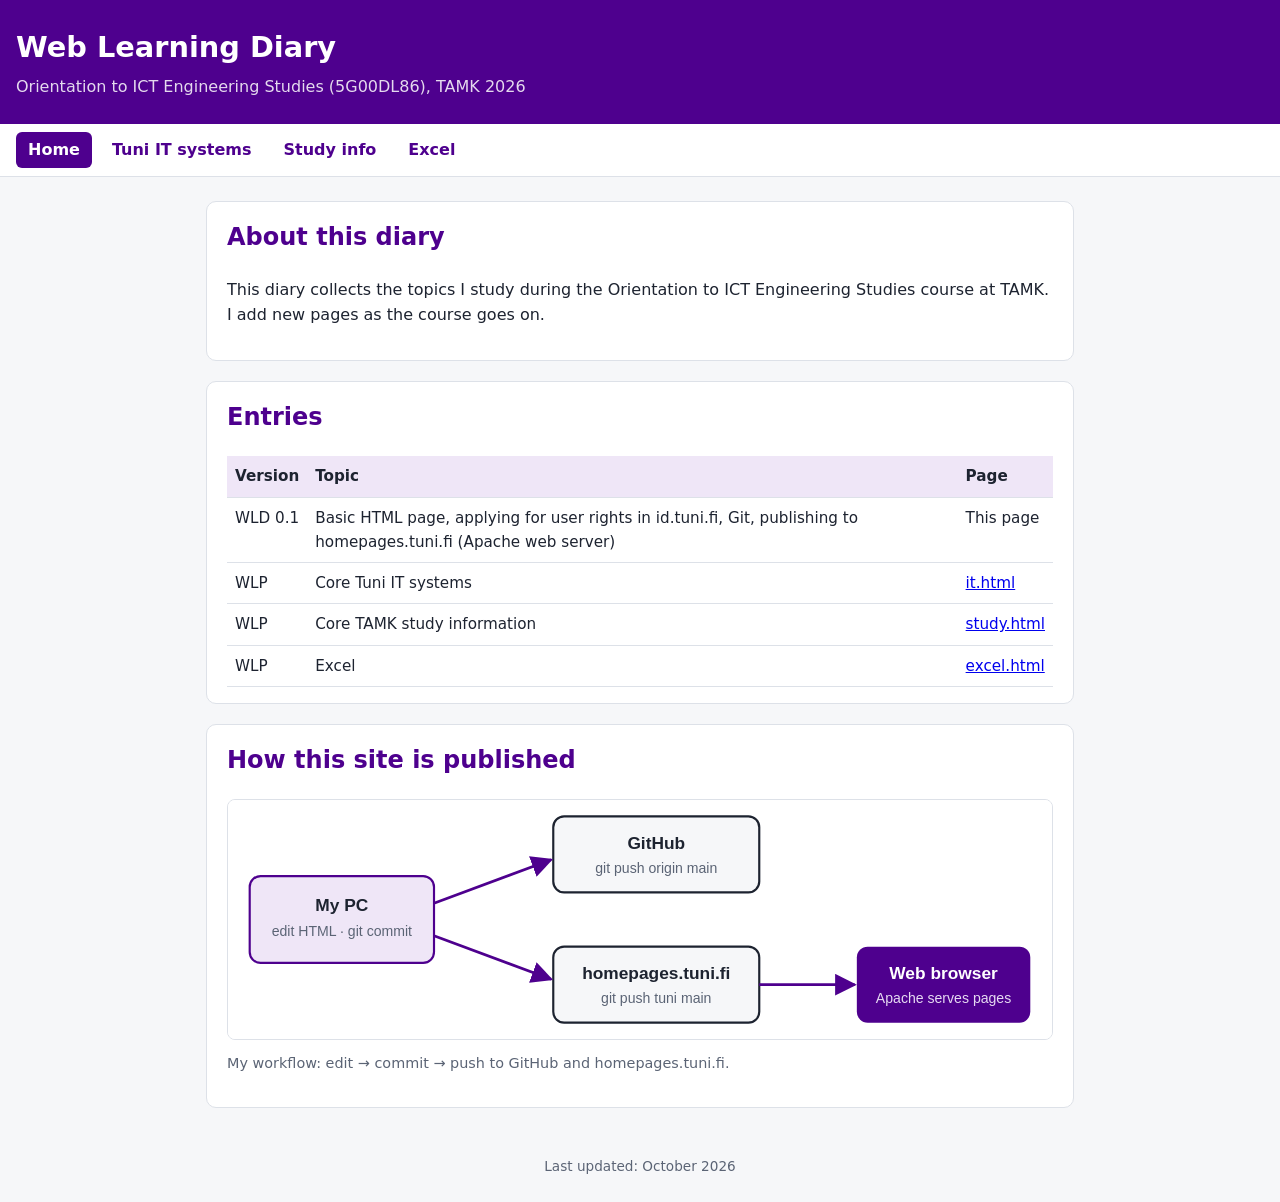
<file: index.html>
<!DOCTYPE html>
<html lang="en">
<head>
  <meta charset="UTF-8">
  <meta name="viewport" content="width=device-width, initial-scale=1.0">
  <title>Web Learning Diary – Orientation to ICT</title>
  <link rel="stylesheet" href="style.css">
</head>
<body>
  <header>
    <h1>Web Learning Diary</h1>
    <p>Orientation to ICT Engineering Studies (5G00DL86), TAMK 2026</p>
  </header>

  <nav>
    <a href="index.html" class="active">Home</a>
    <a href="it.html">Tuni IT systems</a>
    <a href="study.html">Study info</a>
    <a href="excel.html">Excel</a>
  </nav>

  <main>
    <section>
      <h2>About this diary</h2>
      <p>This diary collects the topics I study during the Orientation to ICT
         Engineering Studies course at TAMK. I add new pages as the course goes on.</p>
    </section>

    <section>
      <h2>Entries</h2>
      <table>
        <tr><th>Version</th><th>Topic</th><th>Page</th></tr>
        <tr>
          <td>WLD 0.1</td>
          <td>Basic HTML page, applying for user rights in id.tuni.fi, Git,
              publishing to homepages.tuni.fi (Apache web server)</td>
          <td>This page</td>
        </tr>
        <tr>
          <td>WLP</td>
          <td>Core Tuni IT systems</td>
          <td><a href="it.html">it.html</a></td>
        </tr>
        <tr>
          <td>WLP</td>
          <td>Core TAMK study information</td>
          <td><a href="study.html">study.html</a></td>
        </tr>
        <tr>
          <td>WLP</td>
          <td>Excel</td>
          <td><a href="excel.html">excel.html</a></td>
        </tr>
      </table>
    </section>

    <section>
      <h2>How this site is published</h2>
      <figure>
        <img src="images/git-workflow.svg"
             alt="Diagram: files edited on my PC are committed with Git, pushed to GitHub and to the homepages.tuni.fi server, where Apache serves them as web pages">
        <figcaption>My workflow: edit → commit → push to GitHub and homepages.tuni.fi.</figcaption>
      </figure>
    </section>
  </main>

  <footer>Last updated: October 2026</footer>
</body>
</html>
</file>
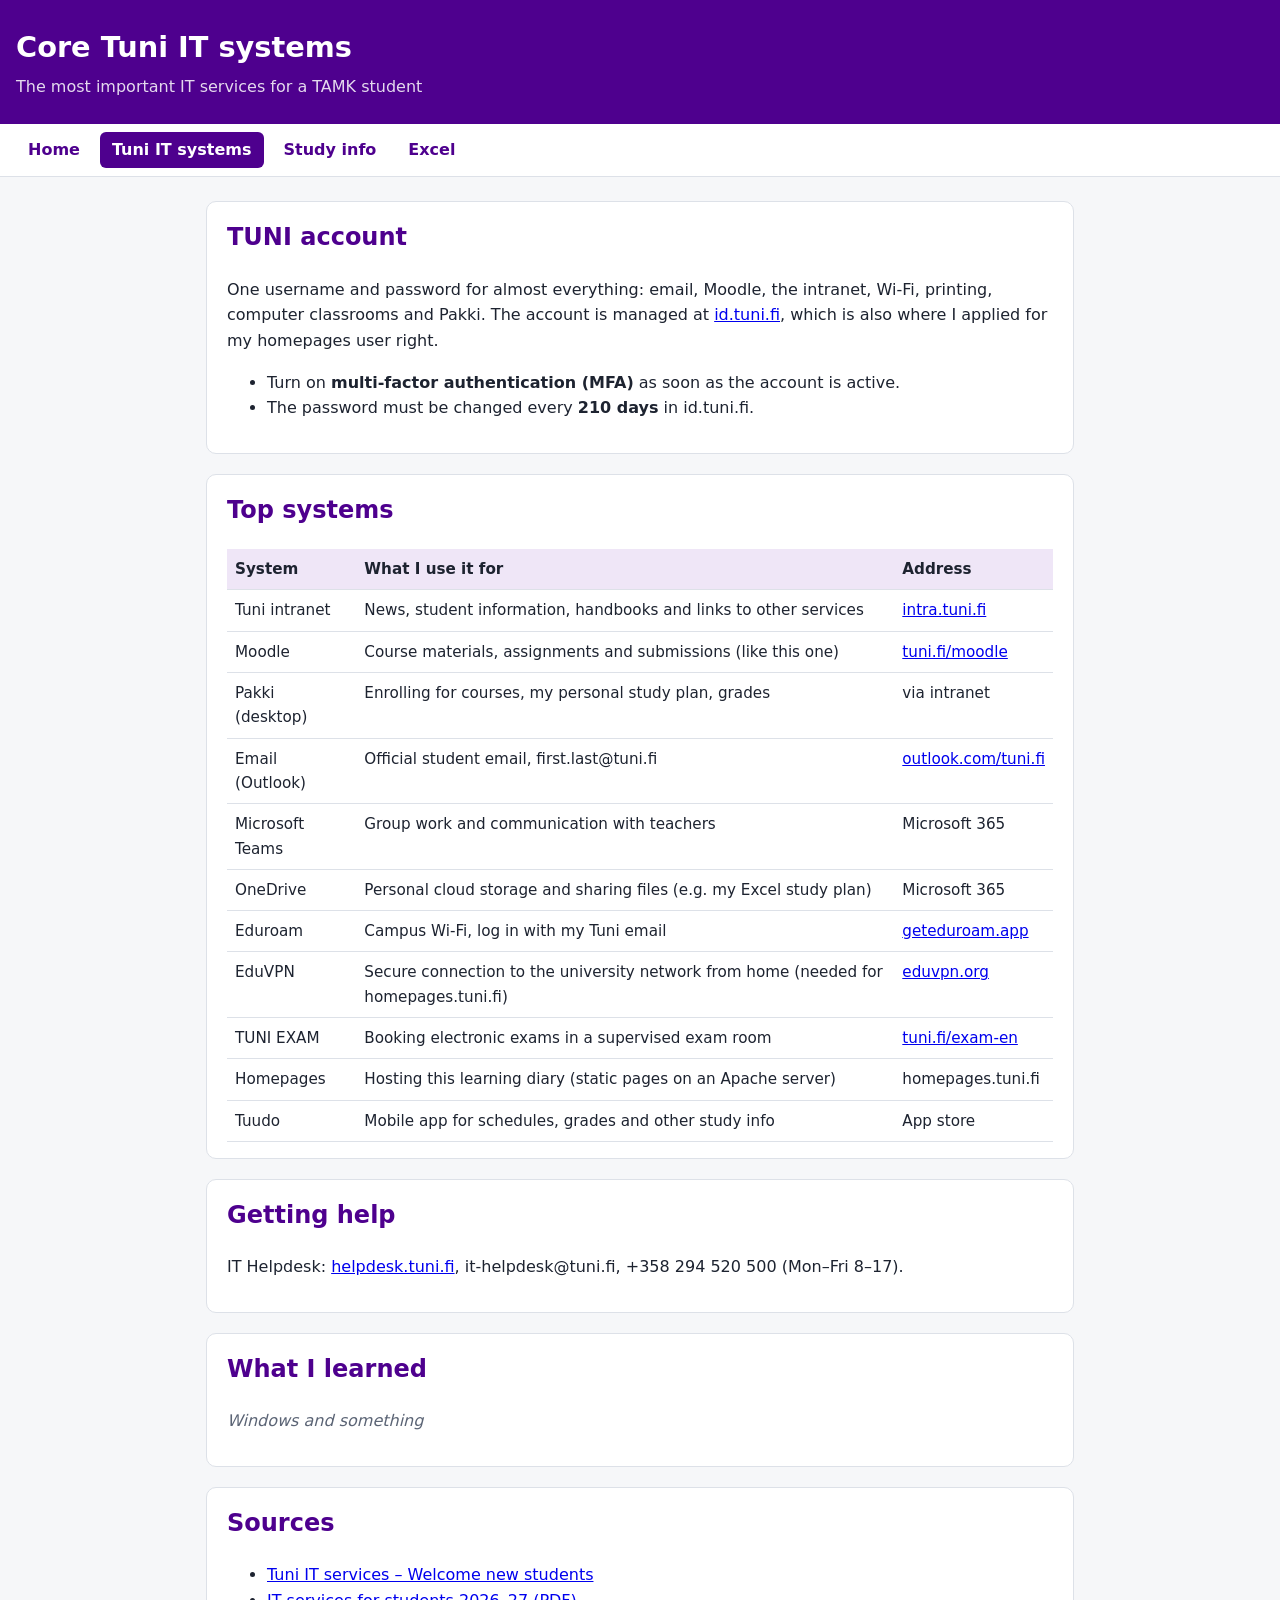
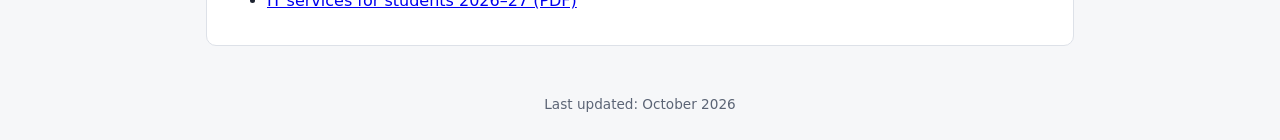
<file: it.html>
<!DOCTYPE html>
<html lang="en">
<head>
  <meta charset="UTF-8">
  <meta name="viewport" content="width=device-width, initial-scale=1.0">
  <title>Tuni IT systems – Web Learning Diary</title>
  <link rel="stylesheet" href="style.css">
</head>
<body>
  <header>
    <h1>Core Tuni IT systems</h1>
    <p>The most important IT services for a TAMK student</p>
  </header>

  <nav>
    <a href="index.html">Home</a>
    <a href="it.html" class="active">Tuni IT systems</a>
    <a href="study.html">Study info</a>
    <a href="excel.html">Excel</a>
  </nav>

  <main>
    <section>
      <h2>TUNI account</h2>
      <p>One username and password for almost everything: email, Moodle, the
         intranet, Wi-Fi, printing, computer classrooms and Pakki. The account is
         managed at <a href="https://id.tuni.fi">id.tuni.fi</a>, which is also where
         I applied for my homepages user right.</p>
      <ul>
        <li>Turn on <strong>multi-factor authentication (MFA)</strong> as soon as the account is active.</li>
        <li>The password must be changed every <strong>210 days</strong> in id.tuni.fi.</li>
      </ul>
    </section>

    <section>
      <h2>Top systems</h2>
      <table>
        <tr><th>System</th><th>What I use it for</th><th>Address</th></tr>
        <tr><td>Tuni intranet</td><td>News, student information, handbooks and links to other services</td><td><a href="https://intra.tuni.fi/en">intra.tuni.fi</a></td></tr>
        <tr><td>Moodle</td><td>Course materials, assignments and submissions (like this one)</td><td><a href="https://tuni.fi/moodle">tuni.fi/moodle</a></td></tr>
        <tr><td>Pakki (desktop)</td><td>Enrolling for courses, my personal study plan, grades</td><td>via intranet</td></tr>
        <tr><td>Email (Outlook)</td><td>Official student email, first.last@tuni.fi</td><td><a href="https://outlook.com/tuni.fi">outlook.com/tuni.fi</a></td></tr>
        <tr><td>Microsoft Teams</td><td>Group work and communication with teachers</td><td>Microsoft 365</td></tr>
        <tr><td>OneDrive</td><td>Personal cloud storage and sharing files (e.g. my Excel study plan)</td><td>Microsoft 365</td></tr>
        <tr><td>Eduroam</td><td>Campus Wi-Fi, log in with my Tuni email</td><td><a href="https://geteduroam.app">geteduroam.app</a></td></tr>
        <tr><td>EduVPN</td><td>Secure connection to the university network from home (needed for homepages.tuni.fi)</td><td><a href="https://www.eduvpn.org/client-apps/">eduvpn.org</a></td></tr>
        <tr><td>TUNI EXAM</td><td>Booking electronic exams in a supervised exam room</td><td><a href="https://tuni.fi/exam-en">tuni.fi/exam-en</a></td></tr>
        <tr><td>Homepages</td><td>Hosting this learning diary (static pages on an Apache server)</td><td>homepages.tuni.fi</td></tr>
        <tr><td>Tuudo</td><td>Mobile app for schedules, grades and other study info</td><td>App store</td></tr>
      </table>
    </section>

    <section>
      <h2>Getting help</h2>
      <p>IT Helpdesk: <a href="https://helpdesk.tuni.fi">helpdesk.tuni.fi</a>,
         it-helpdesk@tuni.fi, +358 294 520 500 (Mon–Fri 8–17).</p>
    </section>

    <section>
      <h2>What I learned</h2>
      <p class="note">Windows and something</p>
    </section>

    <section>
      <h2>Sources</h2>
      <ul>
        <li><a href="https://tuni.fi/it-services/welcome-new-students">Tuni IT services – Welcome new students</a></li>
        <li><a href="https://content-webapi.tuni.fi/proxy/public/2026-06/it-services-tamk-2026-27.pdf">IT services for students 2026–27 (PDF)</a></li>
      </ul>
    </section>
  </main>

  <footer>Last updated: October 2026</footer>
</body>
</html>
</file>
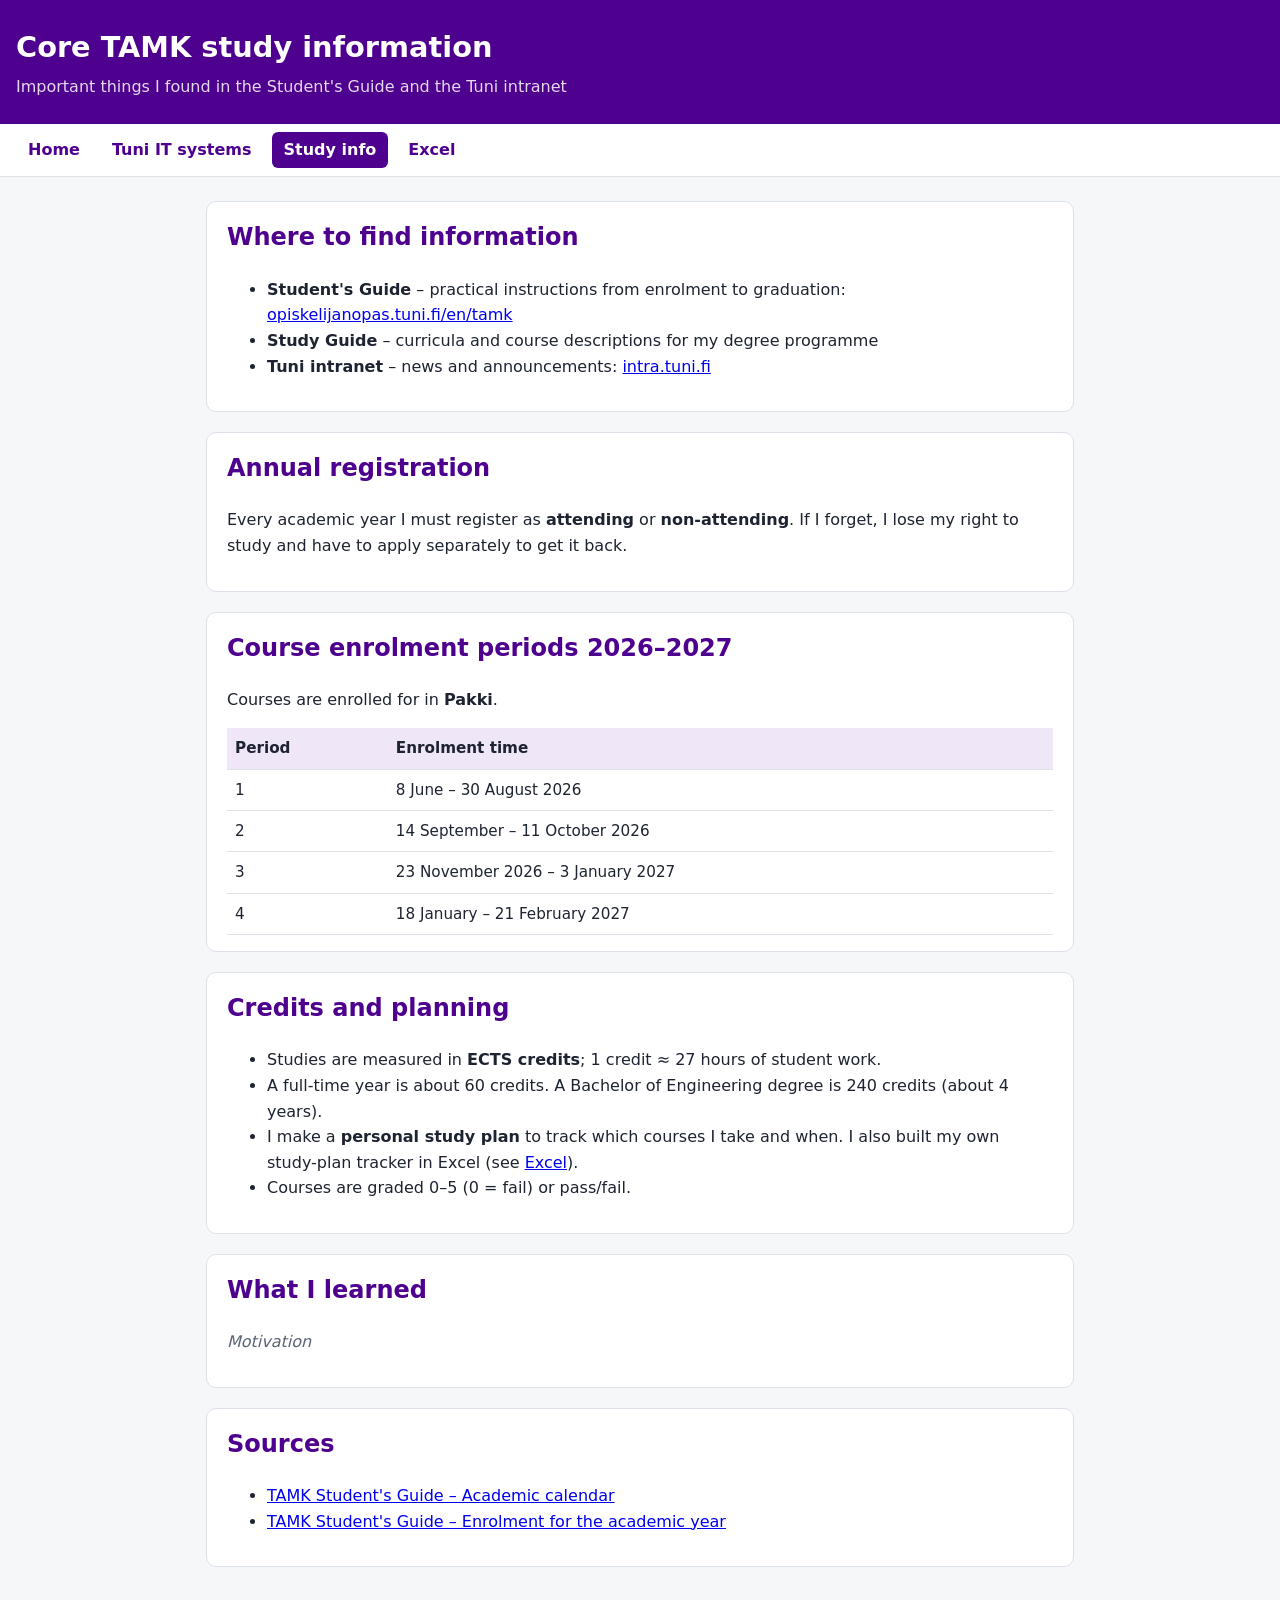
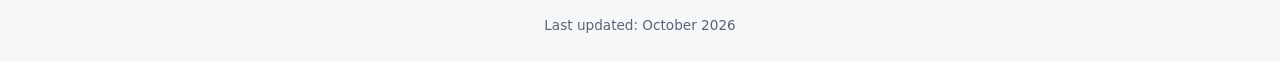
<file: study.html>
<!DOCTYPE html>
<html lang="en">
<head>
  <meta charset="UTF-8">
  <meta name="viewport" content="width=device-width, initial-scale=1.0">
  <title>TAMK study info – Web Learning Diary</title>
  <link rel="stylesheet" href="style.css">
</head>
<body>
  <header>
    <h1>Core TAMK study information</h1>
    <p>Important things I found in the Student's Guide and the Tuni intranet</p>
  </header>

  <nav>
    <a href="index.html">Home</a>
    <a href="it.html">Tuni IT systems</a>
    <a href="study.html" class="active">Study info</a>
    <a href="excel.html">Excel</a>
  </nav>

  <main>
    <section>
      <h2>Where to find information</h2>
      <ul>
        <li><strong>Student's Guide</strong> – practical instructions from enrolment to graduation:
            <a href="https://opiskelijanopas.tuni.fi/en/tamk">opiskelijanopas.tuni.fi/en/tamk</a></li>
        <li><strong>Study Guide</strong> – curricula and course descriptions for my degree programme</li>
        <li><strong>Tuni intranet</strong> – news and announcements: <a href="https://intra.tuni.fi/en">intra.tuni.fi</a></li>
      </ul>
    </section>

    <section>
      <h2>Annual registration</h2>
      <p>Every academic year I must register as <strong>attending</strong> or
         <strong>non-attending</strong>. If I forget, I lose my right to study and have
         to apply separately to get it back.</p>
    </section>

    <section>
      <h2>Course enrolment periods 2026–2027</h2>
      <p>Courses are enrolled for in <strong>Pakki</strong>.</p>
      <table>
        <tr><th>Period</th><th>Enrolment time</th></tr>
        <tr><td>1</td><td>8 June – 30 August 2026</td></tr>
        <tr><td>2</td><td>14 September – 11 October 2026</td></tr>
        <tr><td>3</td><td>23 November 2026 – 3 January 2027</td></tr>
        <tr><td>4</td><td>18 January – 21 February 2027</td></tr>
      </table>
    </section>

    <section>
      <h2>Credits and planning</h2>
      <ul>
        <li>Studies are measured in <strong>ECTS credits</strong>; 1 credit ≈ 27 hours of student work.</li>
        <li>A full-time year is about 60 credits. A Bachelor of Engineering degree is 240 credits (about 4 years).</li>
        <li>I make a <strong>personal study plan</strong> to track which courses I take and when.
            I also built my own study-plan tracker in Excel (see <a href="excel.html">Excel</a>).</li>
        <li>Courses are graded 0–5 (0 = fail) or pass/fail.</li>
      </ul>
    </section>

    <section>
      <h2>What I learned</h2>
      <p class="note">Motivation</p>
    </section>

    <section>
      <h2>Sources</h2>
      <ul>
        <li><a href="https://opiskelijanopas.tuni.fi/en/tamk/studying-0/academic-calendar">TAMK Student's Guide – Academic calendar</a></li>
        <li><a href="https://opiskelijanopas.tuni.fi/en/tamk/study-right-and-annual-enrolment/enrolment/enrolment-academic-year">TAMK Student's Guide – Enrolment for the academic year</a></li>
      </ul>
    </section>
  </main>

  <footer>Last updated: October 2026</footer>
</body>
</html>
</file>
<file: style.css>
/* Web Learning Diary – shared stylesheet */
:root {
  --bg: #f6f7f9;
  --card: #ffffff;
  --text: #1d2330;
  --muted: #5b6475;
  --accent: #4e008e;      /* TAMK-ish purple */
  --accent-soft: #efe6f7;
  --border: #dde1e8;
}

* { box-sizing: border-box; }

body {
  margin: 0;
  font-family: system-ui, -apple-system, "Segoe UI", Roboto, sans-serif;
  line-height: 1.6;
  color: var(--text);
  background: var(--bg);
}

header {
  background: var(--accent);
  color: #fff;
  padding: 1.5rem 1rem;
}
header h1 { margin: 0; font-size: 1.8rem; }
header p  { margin: .25rem 0 0; opacity: .85; }

nav {
  background: var(--card);
  border-bottom: 1px solid var(--border);
  padding: .5rem 1rem;
  display: flex;
  flex-wrap: wrap;
  gap: .5rem;
}
nav a {
  text-decoration: none;
  color: var(--accent);
  padding: .35rem .75rem;
  border-radius: 6px;
  font-weight: 600;
}
nav a:hover      { background: var(--accent-soft); }
nav a.active     { background: var(--accent); color: #fff; }

main {
  max-width: 900px;
  margin: 1.5rem auto;
  padding: 0 1rem;
}

section {
  background: var(--card);
  border: 1px solid var(--border);
  border-radius: 10px;
  padding: 1rem 1.25rem;
  margin-bottom: 1.25rem;
}
section h2 { margin-top: 0; color: var(--accent); }

table {
  width: 100%;
  border-collapse: collapse;
  font-size: .95rem;
}
th, td {
  text-align: left;
  padding: .5rem;
  border-bottom: 1px solid var(--border);
  vertical-align: top;
}
th { background: var(--accent-soft); }

figure { margin: 1rem 0; }
figure img {
  max-width: 100%;
  height: auto;
  border: 1px solid var(--border);
  border-radius: 8px;
}
figcaption { color: var(--muted); font-size: .9rem; margin-top: .3rem; }

code {
  background: var(--accent-soft);
  padding: .1rem .35rem;
  border-radius: 4px;
}

.note { color: var(--muted); font-style: italic; }

footer {
  text-align: center;
  color: var(--muted);
  font-size: .85rem;
  padding: 1.5rem 1rem;
}
</file>
